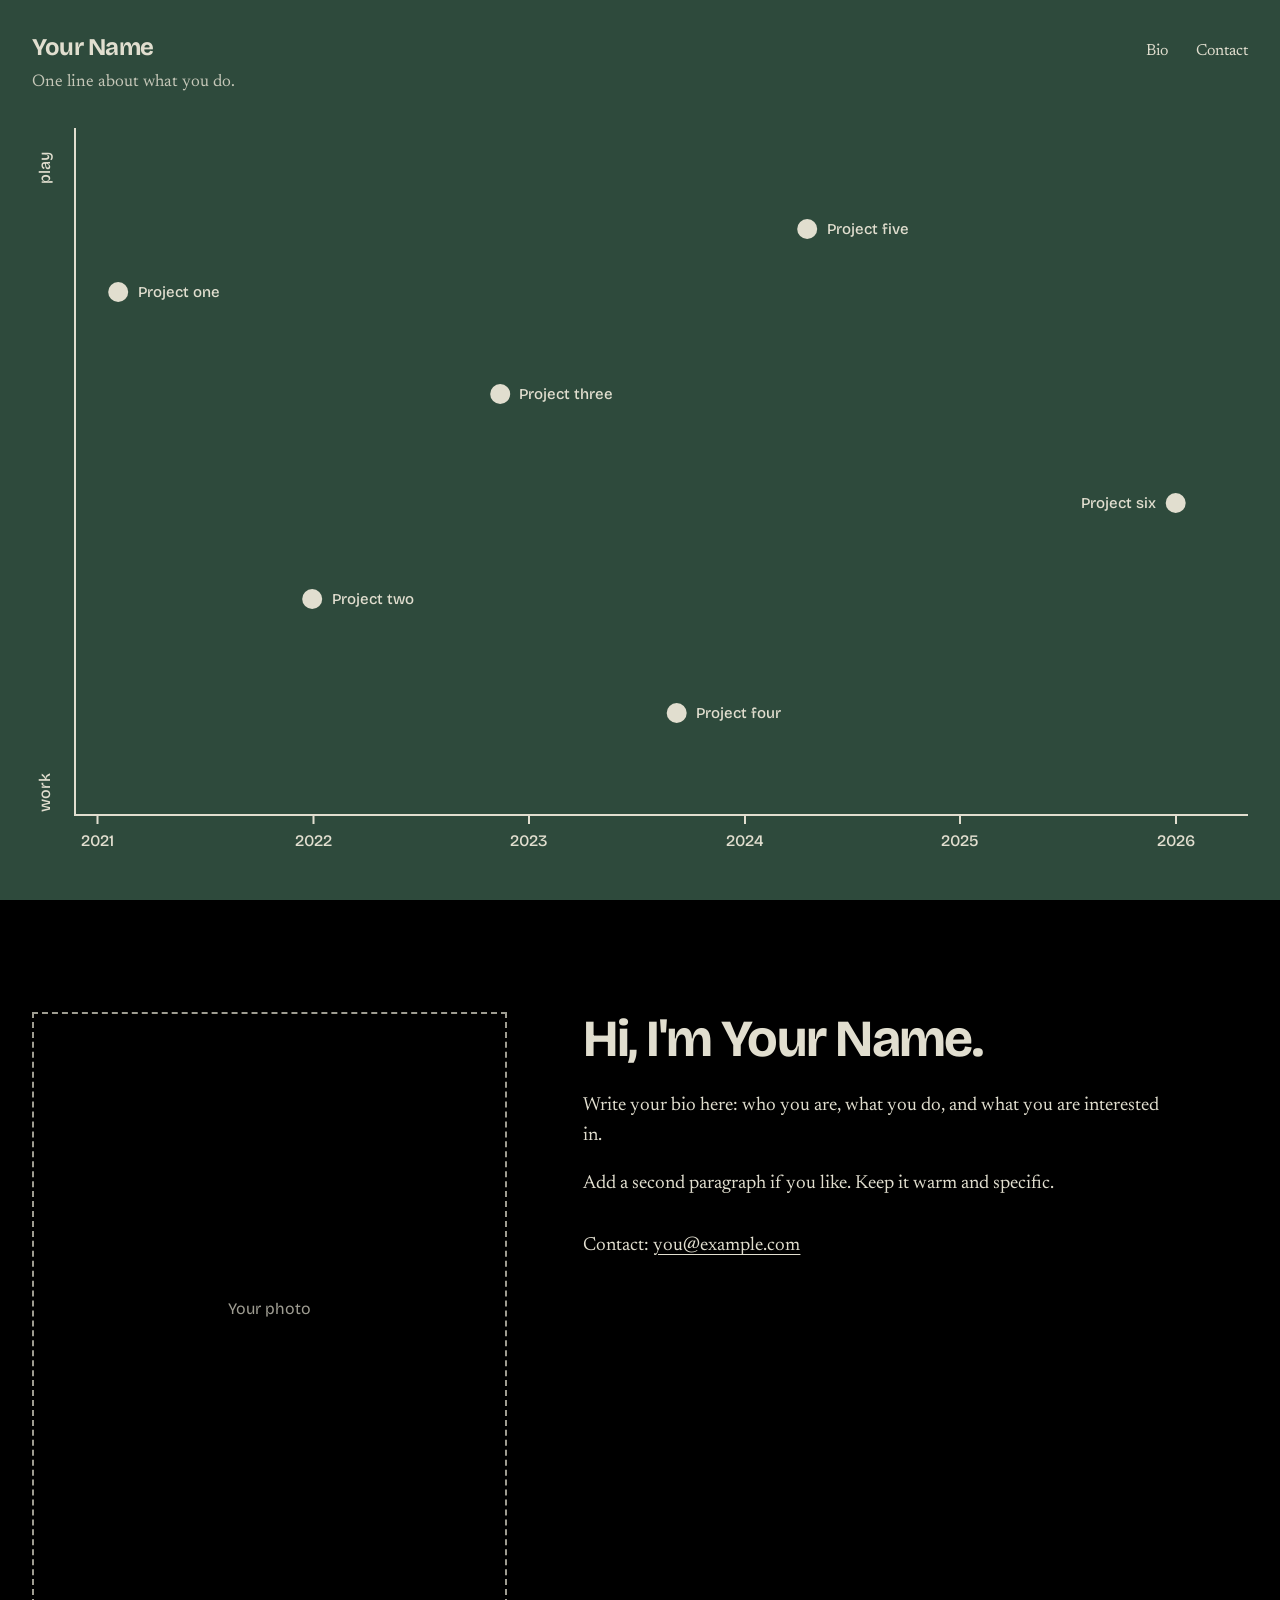
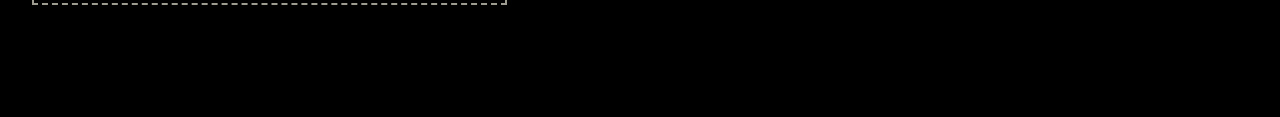
<file: landing_page.html>
<!DOCTYPE html>
<html lang="en">
<head>
  <meta charset="utf-8">
  <meta name="viewport" content="width=device-width, initial-scale=1">
  <title>Your Name</title>
  <meta name="description" content="A short description of you and your work.">

  <link rel="preconnect" href="https://fonts.googleapis.com">
  <link rel="preconnect" href="https://fonts.gstatic.com" crossorigin>
  <link href="https://fonts.googleapis.com/css2?family=Bricolage+Grotesque:opsz,wght@12..96,500;12..96,700&family=Newsreader:ital,opsz,wght@0,6..72,400;0,6..72,500;1,6..72,400&display=swap" rel="stylesheet">

  <style>
    :root {
      --axis: #e1decf;        /* diagram axes (and text on dark sections) */
      --main-bg: #2e4a3c;     /* background of the diagram section */
      --bio-bg: #000000;      /* background of the bottom section */

      --display: "Bricolage Grotesque", "Helvetica Neue", Arial, sans-serif;
      --body: "Newsreader", Georgia, "Times New Roman", serif;
    }

    *, *::before, *::after { box-sizing: border-box; }
    html { scroll-behavior: smooth; }

    body {
      margin: 0;
      background: var(--bio-bg);
      color: var(--axis);
      font-family: var(--body);
      font-size: 1.1875rem;
      line-height: 1.6;
      -webkit-font-smoothing: antialiased;
    }

    a { color: inherit; text-underline-offset: 0.2em; }

    :focus-visible {
      outline: 3px solid var(--axis);
      outline-offset: 4px;
    }

    .wrap { width: min(100% - 3rem, 76rem); margin-inline: auto; }

    /* ---------- Main section: the diagram ---------- */
    .main {
      background: var(--main-bg);
      min-height: 100vh;
      min-height: 100svh;
      display: flex;
      flex-direction: column;
    }

    .main header { padding-block: 1.75rem 1rem; }
    .main header .wrap {
      display: flex;
      justify-content: space-between;
      align-items: baseline;
      gap: 1.5rem;
      flex-wrap: wrap;
    }
    .brand {
      font-family: var(--display);
      font-weight: 700;
      font-size: 1.5rem;
      letter-spacing: -0.02em;
      text-decoration: none;
    }
    .tagline { margin: 0.15rem 0 0; font-size: 1.0625rem; opacity: 0.85; }
    nav { display: flex; gap: 1.75rem; font-size: 1rem; }
    nav a { text-decoration: none; }
    nav a:hover { text-decoration: underline; }

    .main .wrap.chart-wrap {
      flex: 1;
      display: flex;
      padding-block: 1rem 2.5rem;
    }

    .chart {
      flex: 1;
      display: grid;
      grid-template-columns: auto 1fr;
      grid-template-rows: 1fr auto;
      min-height: 26rem;
    }

    /* y-axis labels */
    .y-axis {
      grid-column: 1;
      grid-row: 1;
      display: flex;
      flex-direction: column;
      justify-content: space-between;
      padding: 1.5rem 1rem 0.25rem 0;
      font-family: var(--display);
      font-weight: 500;
      font-size: 1rem;
    }
    .y-axis span { writing-mode: vertical-rl; transform: rotate(180deg); }

    /* the plot: left and bottom borders are the axes */
    .plot {
      grid-column: 2;
      grid-row: 1;
      position: relative;
      border-left: 2px solid var(--axis);
      border-bottom: 2px solid var(--axis);
    }
    /* points are positioned inside this inset area */
    .field { position: absolute; inset: 1.5rem 4.5rem 1.5rem 1.5rem; }

    .point {
      position: absolute;
      left: var(--x);
      bottom: var(--y);
      transform: translate(-50%, 50%);
      display: flex;
      align-items: center;
      gap: 0.6rem;
      color: var(--axis);
      text-decoration: none;
      font-family: var(--display);
      font-weight: 500;
      font-size: 0.9375rem;
      line-height: 1.2;
      white-space: nowrap;
    }
    .point::before {
      content: "";
      flex: none;
      width: 1.25rem;
      height: 1.25rem;
      border-radius: 50%;
      background: var(--axis);
      transition: transform 0.15s;
    }
    .point:hover::before, .point:focus-visible::before { transform: scale(1.35); }
    .point:hover span, .point:focus-visible span { text-decoration: underline; text-underline-offset: 0.2em; }
    /* flip the label to the left of the dot near the right edge */
    .point.flip { flex-direction: row-reverse; }

    /* x-axis labels: aligned with the same inset as .field */
    .x-axis {
      grid-column: 2;
      grid-row: 2;
      position: relative;
      height: 2.25rem;
      margin: 0.5rem 4.5rem 0 1.5rem;
      font-family: var(--display);
      font-weight: 500;
      font-size: 1rem;
    }
    .x-axis span {
      position: absolute;
      top: 0;
      left: calc(var(--i) * 20%);
      transform: translateX(-50%);
    }
    .x-axis span::before {
      content: "";
      display: block;
      width: 2px;
      height: 0.5rem;
      margin: -0.5rem auto 0.25rem;
      background: var(--axis);
    }

    /* ---------- Bottom section: image and bio ---------- */
    .bio {
      background: var(--bio-bg);
      padding-block: clamp(4rem, 9vw, 7rem);
    }
    .bio .wrap {
      display: grid;
      grid-template-columns: minmax(0, 1fr) minmax(0, 1.4fr);
      gap: 2.5rem clamp(2rem, 6vw, 5rem);
      align-items: start;
    }
    .bio figure { margin: 0; }
    .bio img,
    .photo-placeholder {
      display: block;
      width: 100%;
      aspect-ratio: 4 / 5;
      object-fit: cover;
    }
    .photo-placeholder {
      display: grid;
      place-items: center;
      border: 2px dashed var(--axis);
      font-family: var(--display);
      font-size: 1rem;
      opacity: 0.7;
    }
    .bio h2 {
      font-family: var(--display);
      font-weight: 700;
      font-size: clamp(2rem, 4.5vw, 3.25rem);
      letter-spacing: -0.03em;
      line-height: 1.05;
      margin: 0 0 1.5rem;
    }
    .bio p { max-width: 36rem; margin: 0 0 1.1rem; }
    .bio .contact { margin-top: 2rem; }

    @media (max-width: 720px) {
      .bio .wrap { grid-template-columns: 1fr; }
      .bio figure { max-width: 22rem; }
      .field { right: 3.5rem; }
      .x-axis { margin-right: 3.5rem; }
      .point { font-size: 0.8125rem; }
    }

    @media (prefers-reduced-motion: reduce) {
      html { scroll-behavior: auto; }
      .point::before { transition: none; }
    }
  </style>
</head>

<body>
  <!-- ========== MAIN SECTION ========== -->
  <section class="main" id="top">
    <header>
      <div class="wrap">
        <div>
          <a class="brand" href="#top">Your Name</a>
          <p class="tagline">One line about what you do.</p>
        </div>
        <nav aria-label="Main">
          <a href="#bio">Bio</a>
          <a href="#contact">Contact</a>
        </nav>
      </div>
    </header>

    <div class="wrap chart-wrap">
      <div class="chart" role="group" aria-label="Projects plotted by year and type">

        <div class="y-axis" aria-hidden="true">
          <span>play</span>
          <span>work</span>
        </div>

        <div class="plot">
          <div class="field">
            <!--
              Each project is one link. Move it by changing --x and --y:
              --x: 0% is the first year, 100% is the last year.
              --y: 0% is the bottom of the chart, 100% is the top.
              Add class="point flip" if its label runs off the right edge.
            -->
            <a class="point" href="#" style="--x: 6%;  --y: 78%;"><span>Project one</span></a>
            <a class="point" href="#" style="--x: 24%; --y: 30%;"><span>Project two</span></a>
            <a class="point" href="#" style="--x: 42%; --y: 62%;"><span>Project three</span></a>
            <a class="point" href="#" style="--x: 58%; --y: 12%;"><span>Project four</span></a>
            <a class="point" href="#" style="--x: 70%; --y: 88%;"><span>Project five</span></a>
            <a class="point flip" href="#" style="--x: 96%; --y: 45%;"><span>Project six</span></a>
          </div>
        </div>

        <div class="x-axis" aria-hidden="true">
          <span style="--i: 0">2021</span>
          <span style="--i: 1">2022</span>
          <span style="--i: 2">2023</span>
          <span style="--i: 3">2024</span>
          <span style="--i: 4">2025</span>
          <span style="--i: 5">2026</span>
        </div>

      </div>
    </div>
  </section>

  <!-- ========== BOTTOM SECTION ========== -->
  <section class="bio" id="bio">
    <div class="wrap">
      <figure>
        <!-- Replace this box with your photo:
             <img src="your-photo.jpg" alt="Portrait of Your Name"> -->
        <div class="photo-placeholder">Your photo</div>
      </figure>

      <div>
        <h2>Hi, I'm Your Name.</h2>
        <p>Write your bio here: who you are, what you do, and what you are interested in.</p>
        <p>Add a second paragraph if you like. Keep it warm and specific.</p>
        <p class="contact" id="contact">Contact: <a href="mailto:you@example.com">you@example.com</a></p>
      </div>
    </div>
  </section>
</body>
</html>
</file>
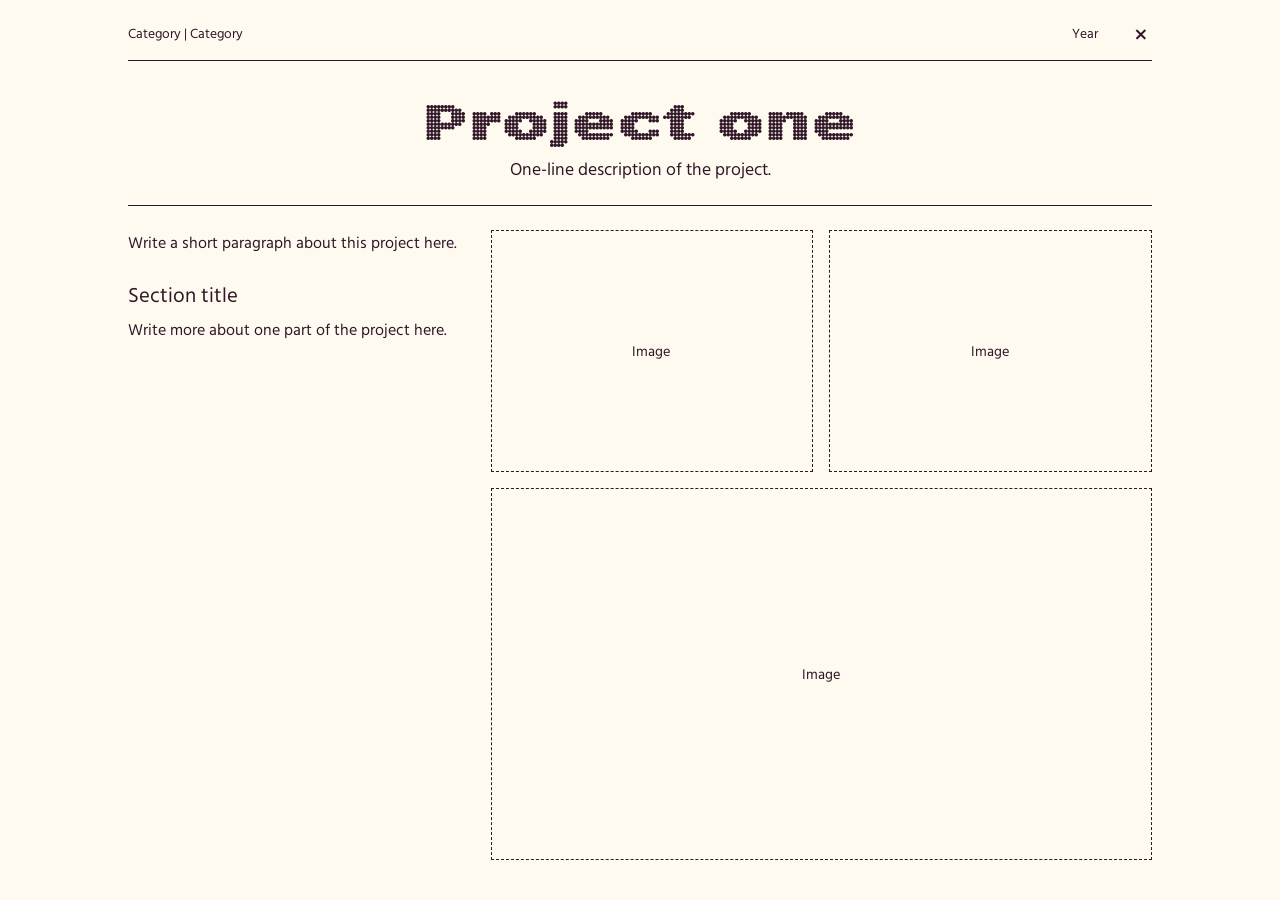
<file: projects/project-1.html>
<!DOCTYPE html>
<html lang="en">
<head>
  <meta charset="utf-8">
  <meta name="viewport" content="width=device-width, initial-scale=1">
  <title>Project one | Waad Magram</title>
  <meta name="robots" content="noindex, nofollow">
  <link rel="stylesheet" href="project.css">
</head>

<body>
  <main class="project">
    <div class="project-top">
      <span>Category | Category</span>
      <span>Year</span>
      <a class="project-close" href="../index.html" aria-label="Close">&times;</a>
    </div>

    <header class="project-head">
      <h1>Project one</h1>
      <p>One-line description of the project.</p>
    </header>

    <div class="project-body">
      <div class="project-text">
        <p>Write a short paragraph about this project here.</p>
        <h2>Section title</h2>
        <p>Write more about one part of the project here.</p>
      </div>

      <div class="project-images">
        <!-- put this project's pictures in images/project-1/ and swap each box for:
             <img src="../images/project-1/your-image.jpg" alt="what it shows"> -->
        <div class="img-placeholder">Image</div>
        <div class="img-placeholder">Image</div>
        <div class="img-placeholder wide">Image</div>
      </div>
    </div>
  </main>

  <script>
    /* inside the box on the map page, the x closes the box instead of reloading */
    if (window.parent !== window) {
      document.querySelector('.project-close').addEventListener('click', e => {
        e.preventDefault();
        window.parent.postMessage('close-project', '*');
      });
    }
  </script>
</body>
</html>
</file>
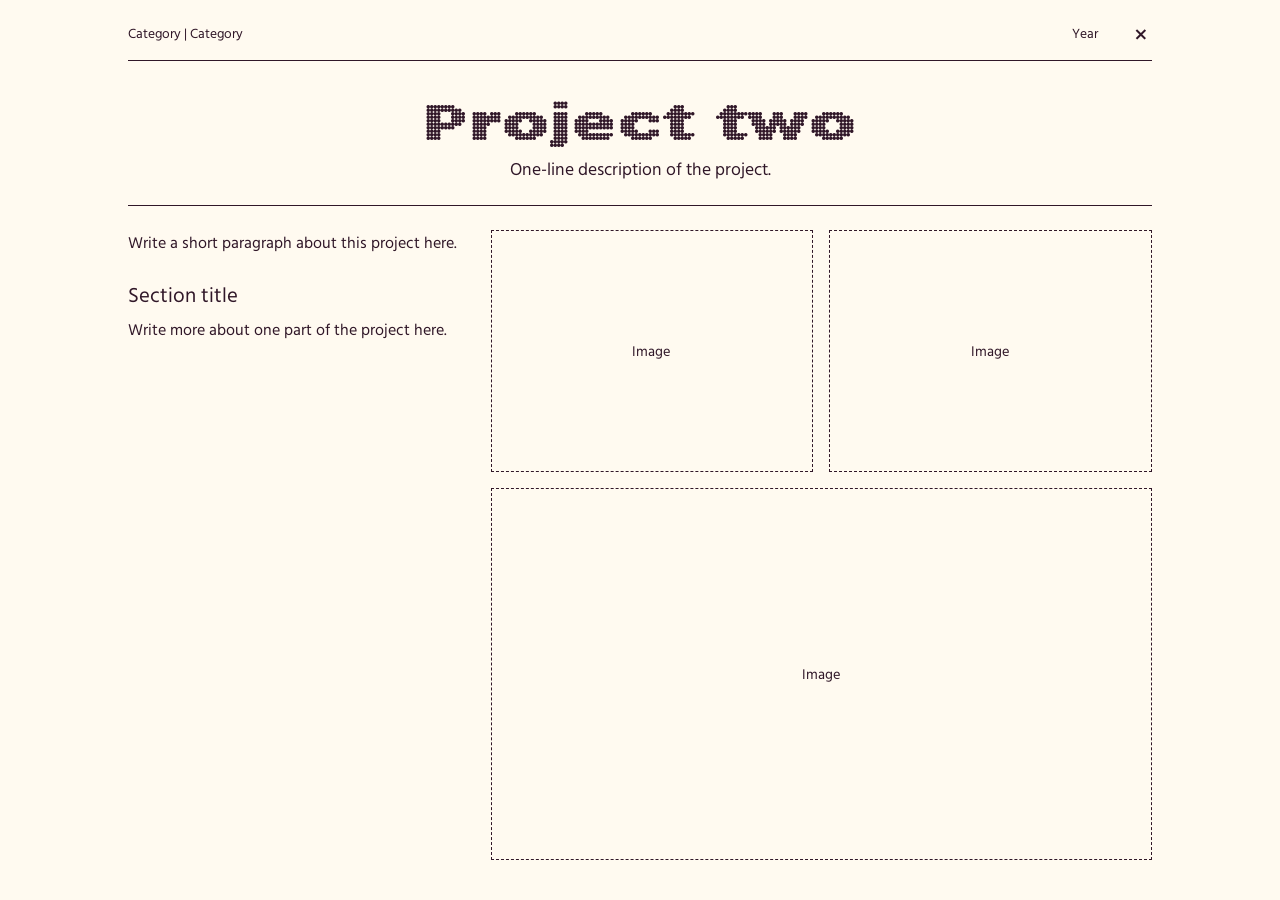
<file: projects/project-2.html>
<!DOCTYPE html>
<html lang="en">
<head>
  <meta charset="utf-8">
  <meta name="viewport" content="width=device-width, initial-scale=1">
  <title>Project two | Waad Magram</title>
  <meta name="robots" content="noindex, nofollow">
  <link rel="stylesheet" href="project.css">
</head>

<body>
  <main class="project">
    <div class="project-top">
      <span>Category | Category</span>
      <span>Year</span>
      <a class="project-close" href="../index.html" aria-label="Close">&times;</a>
    </div>

    <header class="project-head">
      <h1>Project two</h1>
      <p>One-line description of the project.</p>
    </header>

    <div class="project-body">
      <div class="project-text">
        <p>Write a short paragraph about this project here.</p>
        <h2>Section title</h2>
        <p>Write more about one part of the project here.</p>
      </div>

      <div class="project-images">
        <!-- put this project's pictures in images/project-2/ and swap each box for:
             <img src="../images/project-2/your-image.jpg" alt="what it shows"> -->
        <div class="img-placeholder">Image</div>
        <div class="img-placeholder">Image</div>
        <div class="img-placeholder wide">Image</div>
      </div>
    </div>
  </main>

  <script>
    /* inside the box on the map page, the x closes the box instead of reloading */
    if (window.parent !== window) {
      document.querySelector('.project-close').addEventListener('click', e => {
        e.preventDefault();
        window.parent.postMessage('close-project', '*');
      });
    }
  </script>
</body>
</html>
</file>
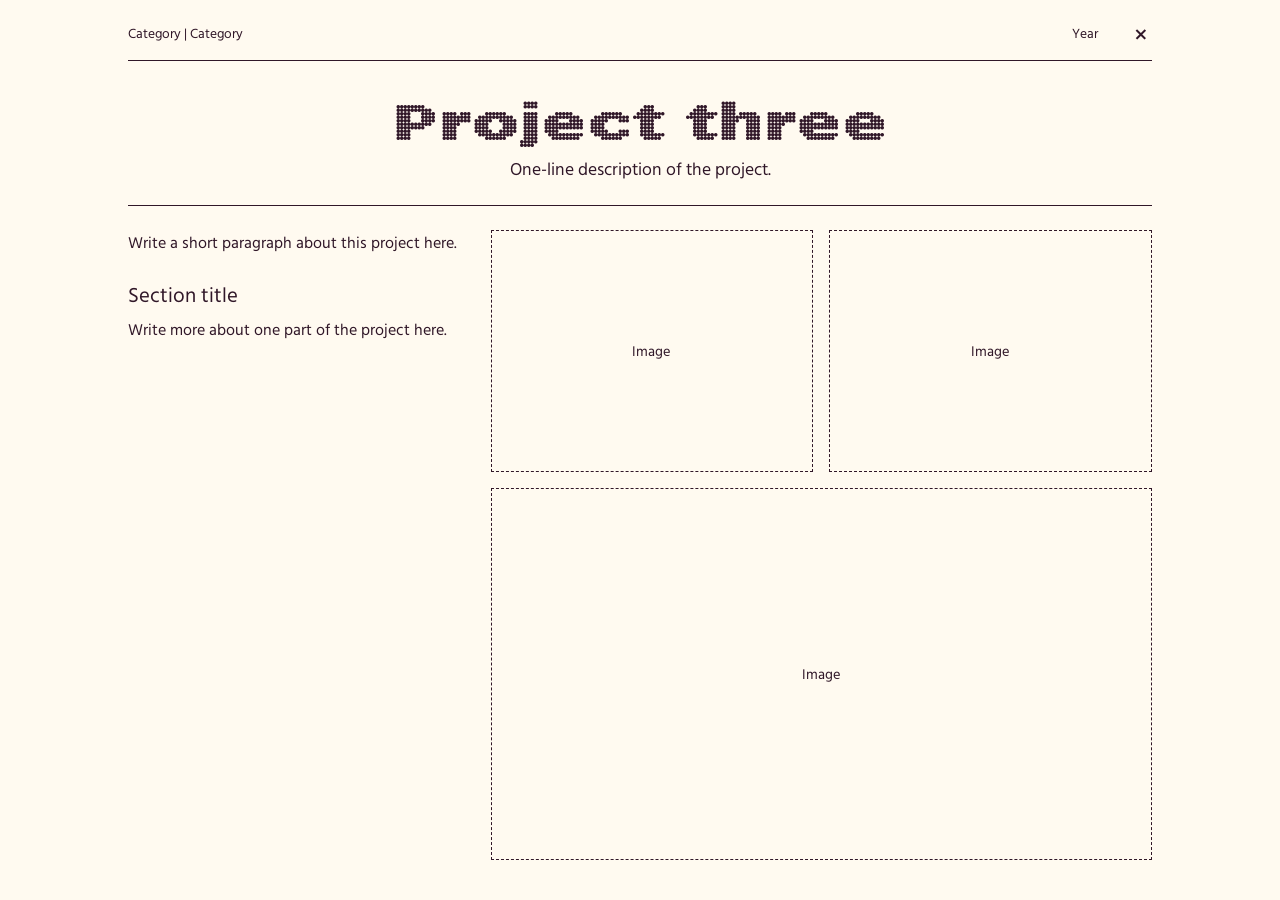
<file: projects/project-3.html>
<!DOCTYPE html>
<html lang="en">
<head>
  <meta charset="utf-8">
  <meta name="viewport" content="width=device-width, initial-scale=1">
  <title>Project three | Waad Magram</title>
  <meta name="robots" content="noindex, nofollow">
  <link rel="stylesheet" href="project.css">
</head>

<body>
  <main class="project">
    <div class="project-top">
      <span>Category | Category</span>
      <span>Year</span>
      <a class="project-close" href="../index.html" aria-label="Close">&times;</a>
    </div>

    <header class="project-head">
      <h1>Project three</h1>
      <p>One-line description of the project.</p>
    </header>

    <div class="project-body">
      <div class="project-text">
        <p>Write a short paragraph about this project here.</p>
        <h2>Section title</h2>
        <p>Write more about one part of the project here.</p>
      </div>

      <div class="project-images">
        <!-- put this project's pictures in images/project-3/ and swap each box for:
             <img src="../images/project-3/your-image.jpg" alt="what it shows"> -->
        <div class="img-placeholder">Image</div>
        <div class="img-placeholder">Image</div>
        <div class="img-placeholder wide">Image</div>
      </div>
    </div>
  </main>

  <script>
    /* inside the box on the map page, the x closes the box instead of reloading */
    if (window.parent !== window) {
      document.querySelector('.project-close').addEventListener('click', e => {
        e.preventDefault();
        window.parent.postMessage('close-project', '*');
      });
    }
  </script>
</body>
</html>
</file>
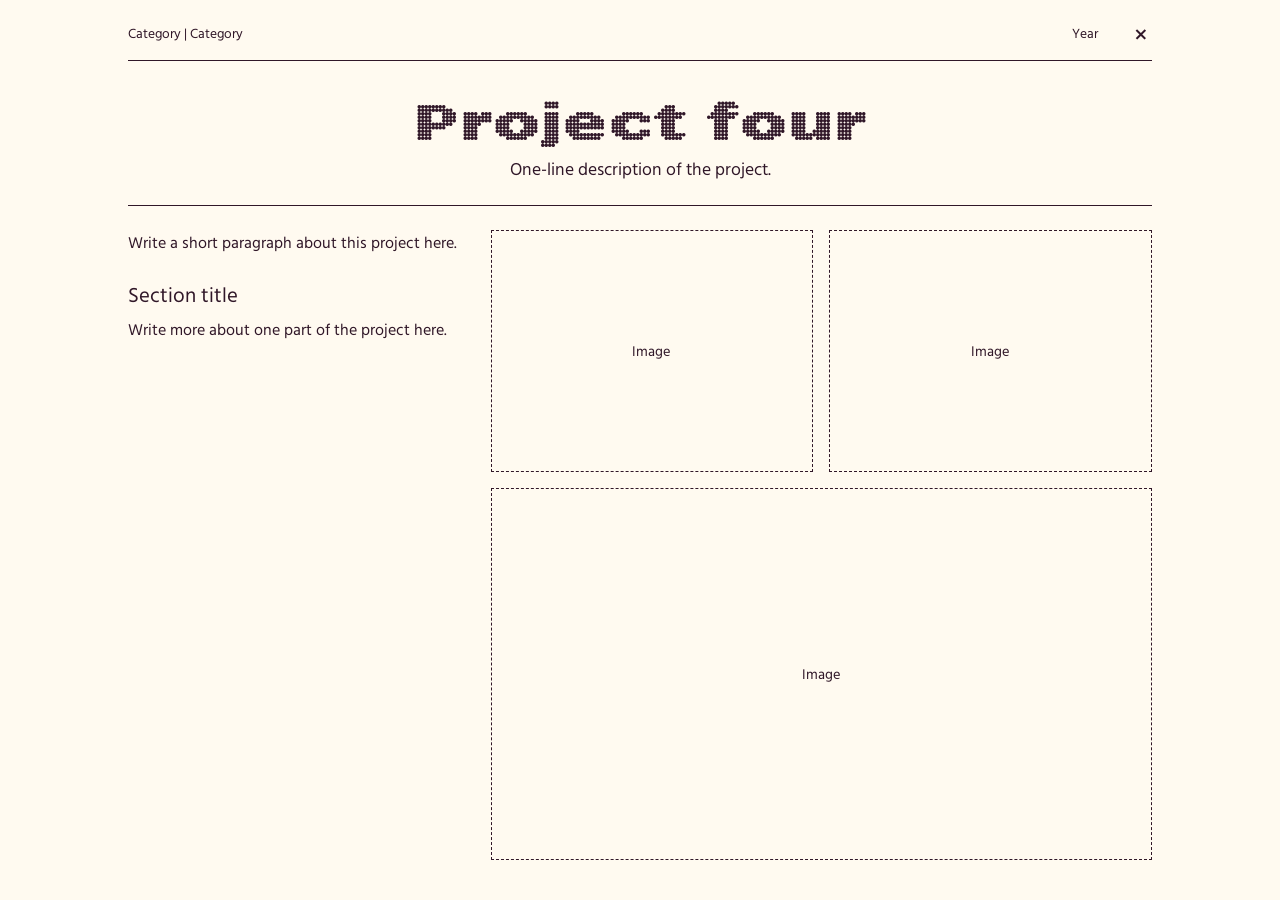
<file: projects/project-4.html>
<!DOCTYPE html>
<html lang="en">
<head>
  <meta charset="utf-8">
  <meta name="viewport" content="width=device-width, initial-scale=1">
  <title>Project four | Waad Magram</title>
  <meta name="robots" content="noindex, nofollow">
  <link rel="stylesheet" href="project.css">
</head>

<body>
  <main class="project">
    <div class="project-top">
      <span>Category | Category</span>
      <span>Year</span>
      <a class="project-close" href="../index.html" aria-label="Close">&times;</a>
    </div>

    <header class="project-head">
      <h1>Project four</h1>
      <p>One-line description of the project.</p>
    </header>

    <div class="project-body">
      <div class="project-text">
        <p>Write a short paragraph about this project here.</p>
        <h2>Section title</h2>
        <p>Write more about one part of the project here.</p>
      </div>

      <div class="project-images">
        <!-- put this project's pictures in images/project-4/ and swap each box for:
             <img src="../images/project-4/your-image.jpg" alt="what it shows"> -->
        <div class="img-placeholder">Image</div>
        <div class="img-placeholder">Image</div>
        <div class="img-placeholder wide">Image</div>
      </div>
    </div>
  </main>

  <script>
    /* inside the box on the map page, the x closes the box instead of reloading */
    if (window.parent !== window) {
      document.querySelector('.project-close').addEventListener('click', e => {
        e.preventDefault();
        window.parent.postMessage('close-project', '*');
      });
    }
  </script>
</body>
</html>
</file>
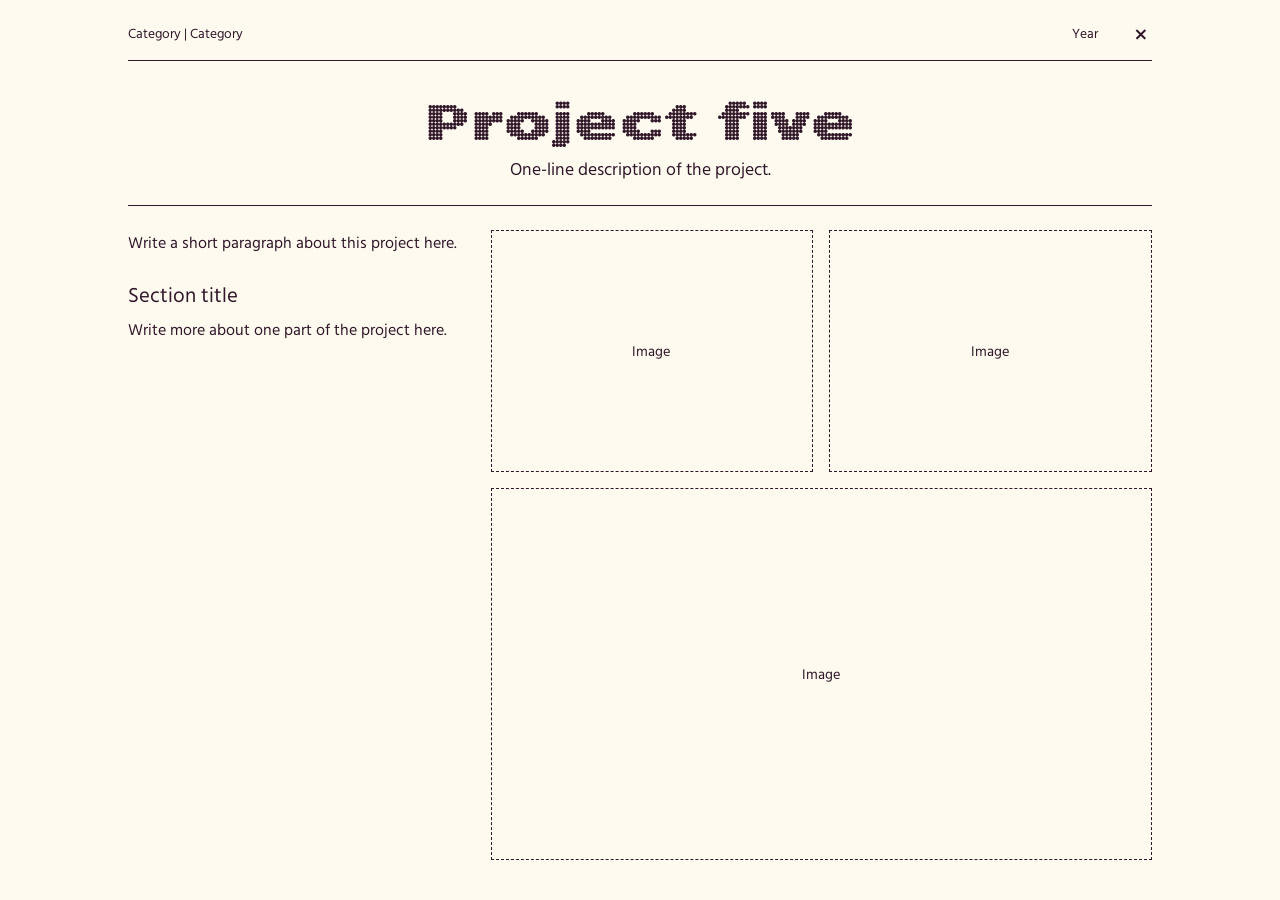
<file: projects/project-5.html>
<!DOCTYPE html>
<html lang="en">
<head>
  <meta charset="utf-8">
  <meta name="viewport" content="width=device-width, initial-scale=1">
  <title>Project five | Waad Magram</title>
  <meta name="robots" content="noindex, nofollow">
  <link rel="stylesheet" href="project.css">
</head>

<body>
  <main class="project">
    <div class="project-top">
      <span>Category | Category</span>
      <span>Year</span>
      <a class="project-close" href="../index.html" aria-label="Close">&times;</a>
    </div>

    <header class="project-head">
      <h1>Project five</h1>
      <p>One-line description of the project.</p>
    </header>

    <div class="project-body">
      <div class="project-text">
        <p>Write a short paragraph about this project here.</p>
        <h2>Section title</h2>
        <p>Write more about one part of the project here.</p>
      </div>

      <div class="project-images">
        <!-- put this project's pictures in images/project-5/ and swap each box for:
             <img src="../images/project-5/your-image.jpg" alt="what it shows"> -->
        <div class="img-placeholder">Image</div>
        <div class="img-placeholder">Image</div>
        <div class="img-placeholder wide">Image</div>
      </div>
    </div>
  </main>

  <script>
    /* inside the box on the map page, the x closes the box instead of reloading */
    if (window.parent !== window) {
      document.querySelector('.project-close').addEventListener('click', e => {
        e.preventDefault();
        window.parent.postMessage('close-project', '*');
      });
    }
  </script>
</body>
</html>
</file>
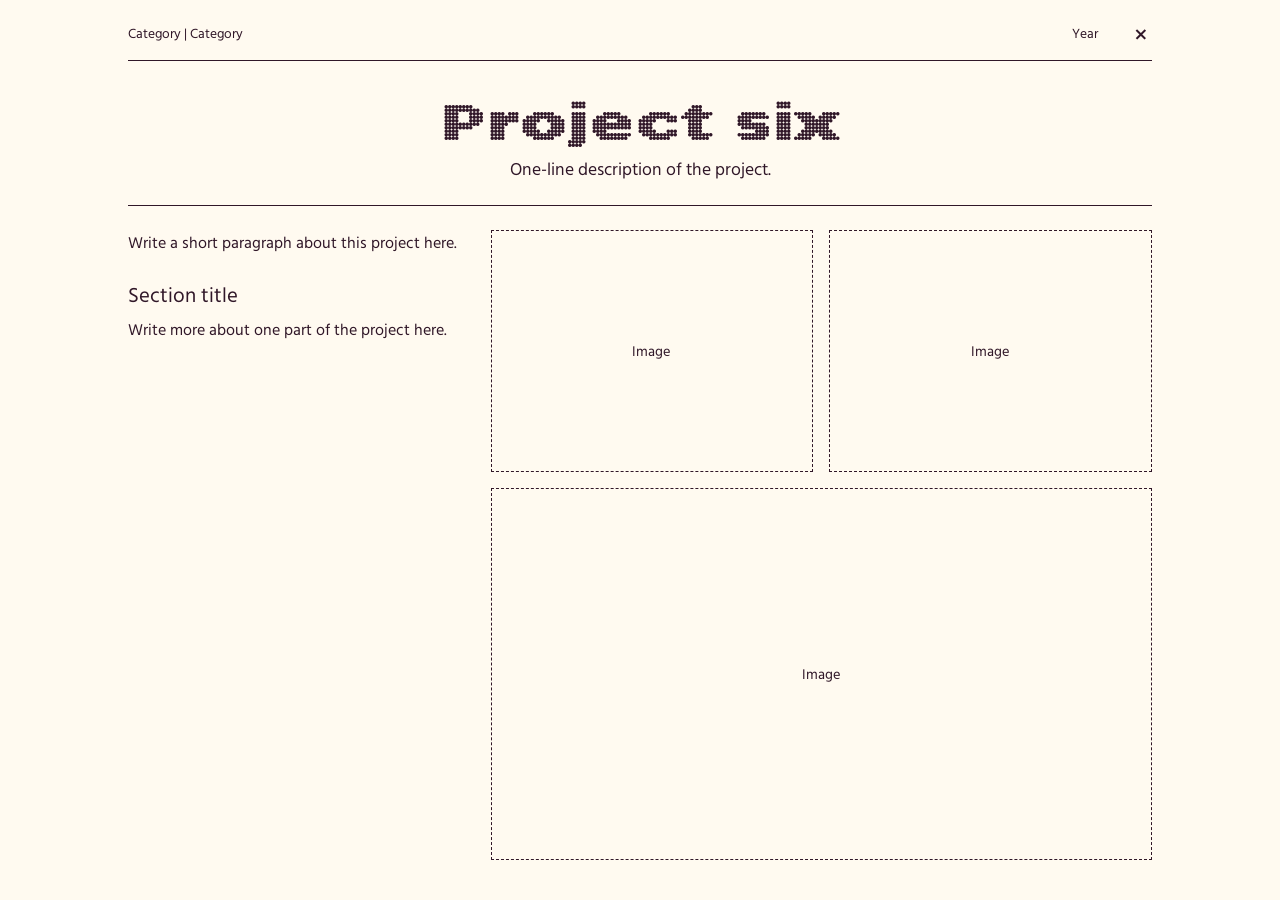
<file: projects/project-6.html>
<!DOCTYPE html>
<html lang="en">
<head>
  <meta charset="utf-8">
  <meta name="viewport" content="width=device-width, initial-scale=1">
  <title>Project six | Waad Magram</title>
  <meta name="robots" content="noindex, nofollow">
  <link rel="stylesheet" href="project.css">
</head>

<body>
  <main class="project">
    <div class="project-top">
      <span>Category | Category</span>
      <span>Year</span>
      <a class="project-close" href="../index.html" aria-label="Close">&times;</a>
    </div>

    <header class="project-head">
      <h1>Project six</h1>
      <p>One-line description of the project.</p>
    </header>

    <div class="project-body">
      <div class="project-text">
        <p>Write a short paragraph about this project here.</p>
        <h2>Section title</h2>
        <p>Write more about one part of the project here.</p>
      </div>

      <div class="project-images">
        <!-- put this project's pictures in images/project-6/ and swap each box for:
             <img src="../images/project-6/your-image.jpg" alt="what it shows"> -->
        <div class="img-placeholder">Image</div>
        <div class="img-placeholder">Image</div>
        <div class="img-placeholder wide">Image</div>
      </div>
    </div>
  </main>

  <script>
    /* inside the box on the map page, the x closes the box instead of reloading */
    if (window.parent !== window) {
      document.querySelector('.project-close').addEventListener('click', e => {
        e.preventDefault();
        window.parent.postMessage('close-project', '*');
      });
    }
  </script>
</body>
</html>
</file>
<file: projects/project.css>
/* Shared look for every project page (project-1.html, project-2.html ...).
   To change one project only, add a <style> block in that project's own file. */

@font-face { font-family: "Array Bold Wide"; src: url("../fonts/array/Array-BoldWide.woff2") format("woff2"); font-display: swap; }
@font-face { font-family: "Hind"; src: url("../fonts/hind/Hind-Regular.woff2") format("woff2"); font-weight: 400; font-display: swap; }

:root {
  --paper: #fffaf0;
  --navy:  #301728;
}

*, *::before, *::after { box-sizing: border-box; }

body {
  margin: 0;
  background: var(--paper);
  color: var(--navy);
  font-family: "Hind", "Helvetica Neue", Arial, sans-serif;
  -webkit-font-smoothing: antialiased;
}
a { color: inherit; text-underline-offset: 0.2em; }
:focus-visible { outline: 2px solid currentColor; outline-offset: 3px; }

.project { max-width: 68rem; margin: 0 auto; padding: 0 2rem 2rem; }

.project-top {
  display: grid;
  grid-template-columns: 1fr auto auto;
  align-items: center;
  gap: 2rem;
  padding: 1.25rem 0 0.75rem;
  border-bottom: 1.5px solid var(--navy);
  font-size: 0.85rem;
}
.project-close { font-size: 1.75rem; line-height: 1; text-decoration: none; padding: 0 0.25rem; }

.project-head {
  padding: 2rem 0 1.5rem;
  border-bottom: 1.5px solid var(--navy);
  text-align: center;
}
.project-head h1 {
  font-family: "Array Bold Wide", "Helvetica Neue", Arial, sans-serif;
  font-weight: 400;
  font-size: clamp(2.25rem, 5vw, 3.5rem);
  line-height: 1;
  margin: 0 0 0.5rem;
}
.project-head p { margin: 0; font-size: 1.1rem; }

.project-body {
  display: grid;
  grid-template-columns: minmax(0, 1fr) minmax(0, 2fr);
  gap: 2rem;
  padding-top: 1.5rem;
}
.project-text { font-size: 1rem; line-height: 1.55; }
.project-text p { margin: 0 0 1rem; }
.project-text h2 { font-weight: 400; font-size: 1.3rem; margin: 1.5rem 0 0.4rem; }

.project-images { display: grid; grid-template-columns: minmax(0, 1fr) minmax(0, 1fr); gap: 1rem; }
.project-images img,
.img-placeholder { display: block; width: 100%; aspect-ratio: 4 / 3; object-fit: cover; }
.project-images .wide { grid-column: 1 / -1; aspect-ratio: 16 / 9; }
.img-placeholder { display: grid; place-items: center; border: 1.5px dashed var(--navy); font-size: 0.9rem; }

@media (max-width: 720px) {
  .project { padding: 0 1.25rem 1.25rem; }
  .project-top { gap: 1rem; }
  .project-body { grid-template-columns: minmax(0, 1fr); }
  .project-images { grid-template-columns: minmax(0, 1fr); }
}
</file>
